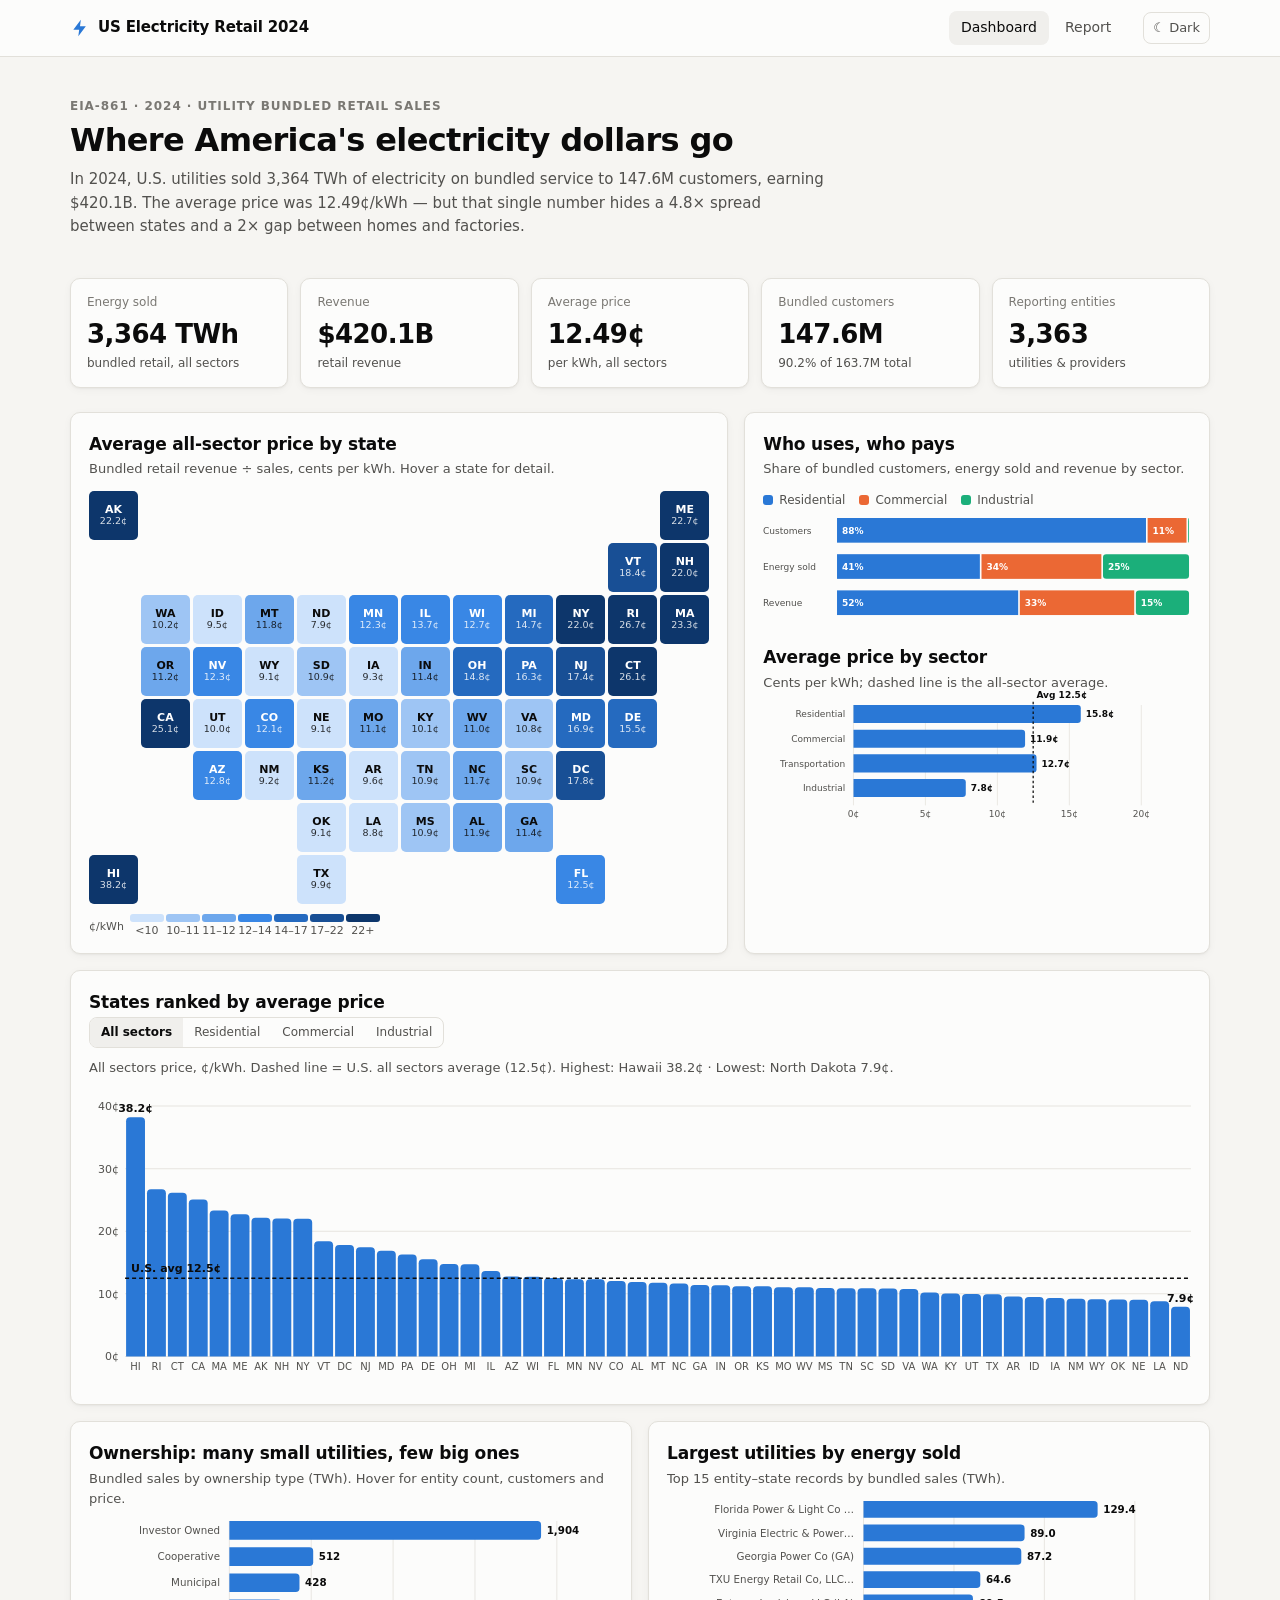
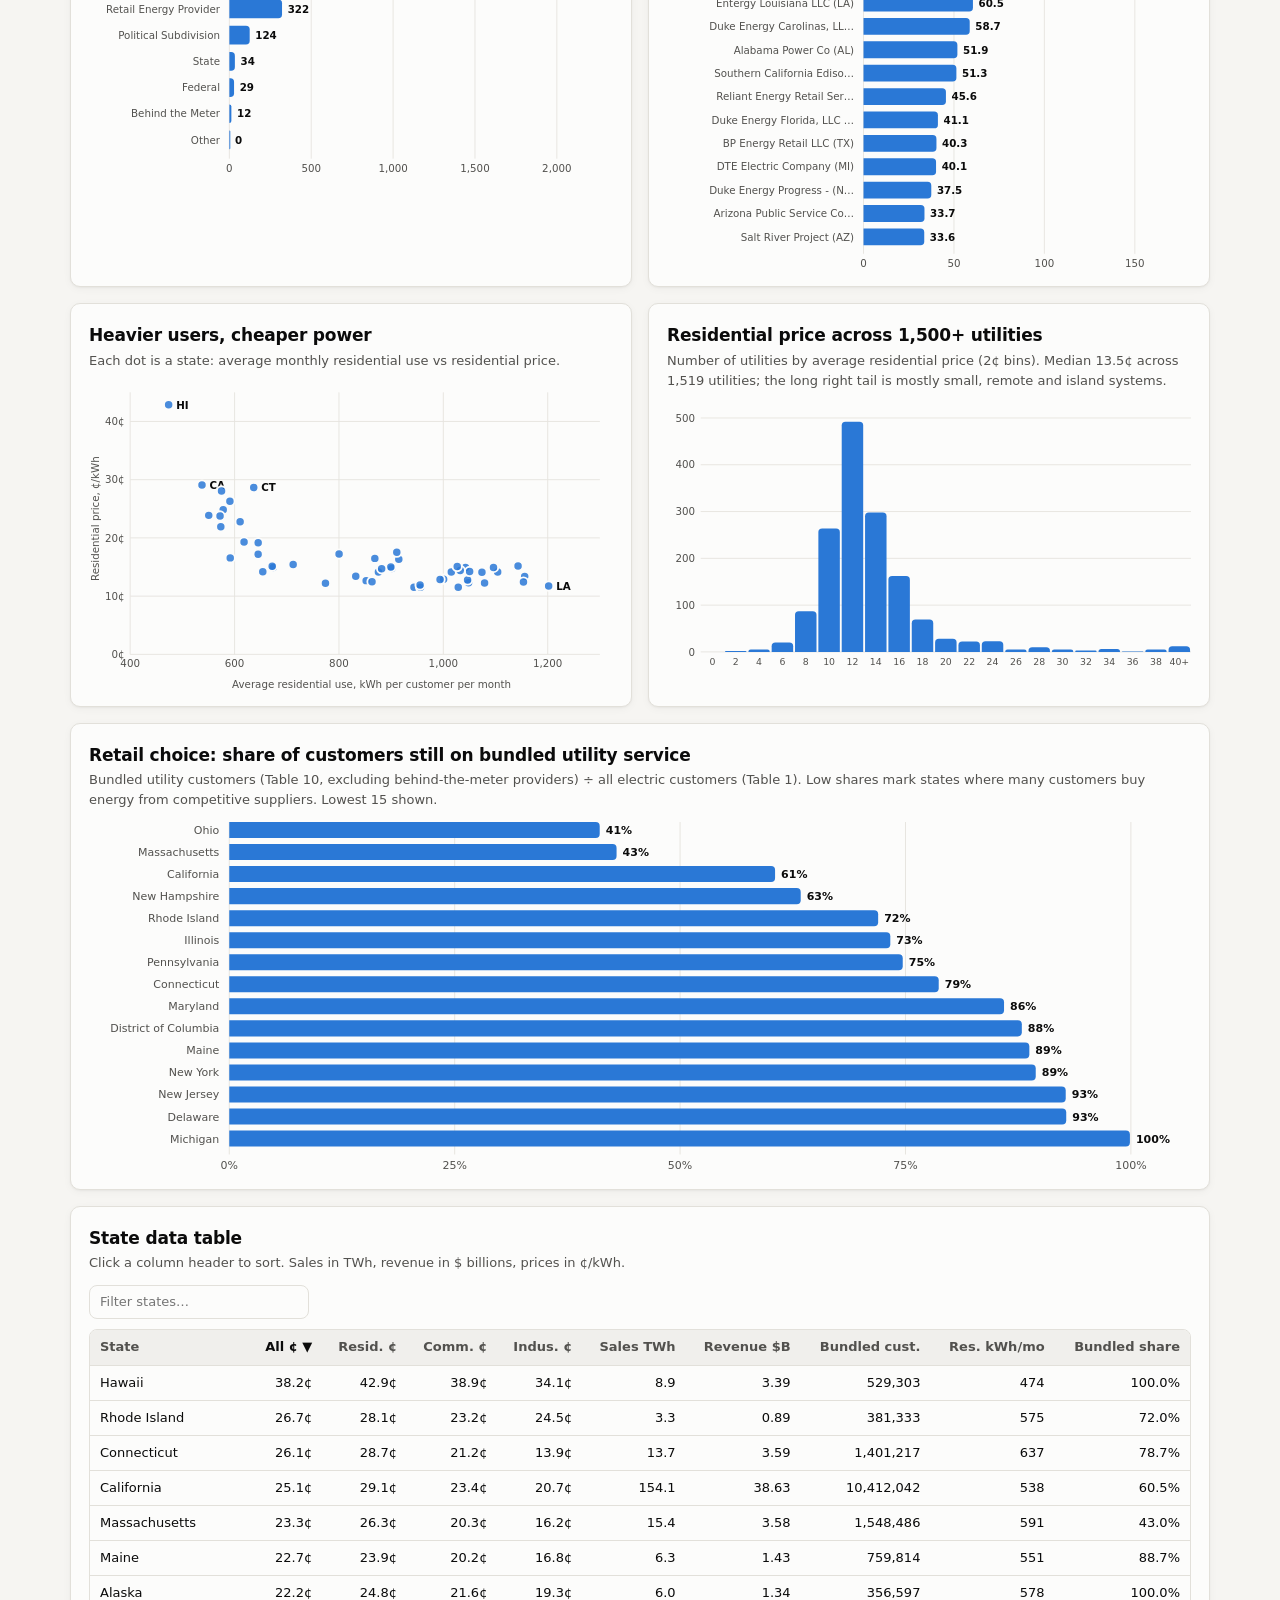
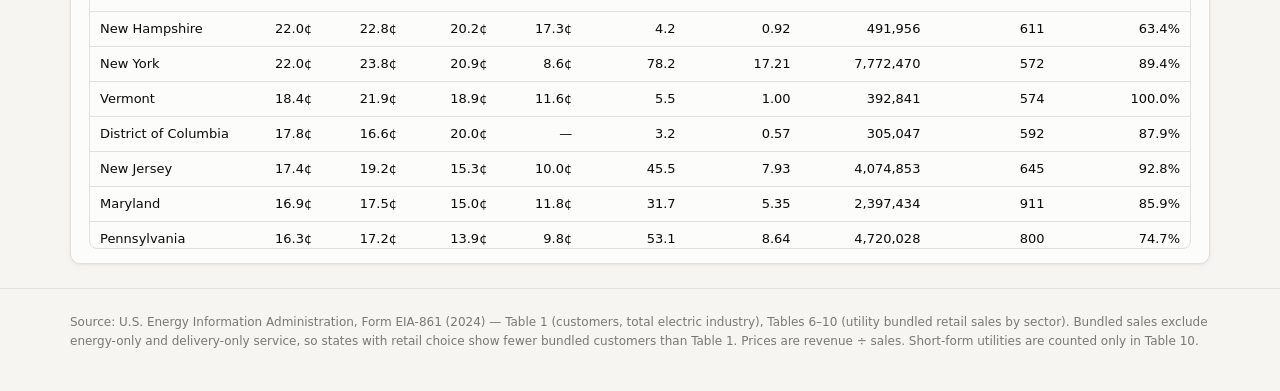
<file: electricity-2024/index.html>
<!doctype html>
<html lang="en">
<head>
<meta charset="utf-8">
<meta name="viewport" content="width=device-width,initial-scale=1">
<title>US Electricity Retail 2024</title>
<meta name="description" content="Interactive analysis of 2024 US utility bundled retail electricity sales, revenue, customers and prices (EIA-861).">
<link rel="stylesheet" href="assets/style.css">
<link rel="icon" href="data:image/svg+xml,%3Csvg xmlns='http://www.w3.org/2000/svg' viewBox='0 0 24 24'%3E%3Cpath fill='%232a78d6' d='M13 2 4 14h7l-1 8 9-12h-7z'/%3E%3C/svg%3E">
</head>
<body>
<header class="top"><div class="wrap">
  <a class="brand" href="index.html"><svg viewBox="0 0 24 24" fill="currentColor"><path d="M13 2 4 14h7l-1 8 9-12h-7z"/></svg><span>US Electricity Retail 2024</span></a>
  <nav><a class="on" href="index.html">Dashboard</a><a href="report.html">Report</a></nav>
  <button class="theme-btn" type="button">☾ Dark</button>
</div></header>

<main class="wrap">
  <section class="hero">
    <div class="eyebrow">EIA-861 · 2024 · Utility bundled retail sales</div>
    <h1>Where America's electricity dollars go</h1>
    <p class="lede" id="lede"></p>
  </section>

  <section class="kpis" id="kpis"></section>

  <div class="grid">
    <div class="card c7">
      <h2>Average all-sector price by state</h2>
      <p class="sub">Bundled retail revenue ÷ sales, cents per kWh. Hover a state for detail.</p>
      <div class="chart" id="map"></div>
    </div>
    <div class="card c5">
      <h2>Who uses, who pays</h2>
      <p class="sub">Share of bundled customers, energy sold and revenue by sector.</p>
      <div class="chart" id="sectorStack"></div>
      <h2 style="margin-top:18px">Average price by sector</h2>
      <p class="sub">Cents per kWh; dashed line is the all-sector average.</p>
      <div class="chart" id="sectorPrice"></div>
    </div>
  </div>

  <div class="grid">
    <div class="card c12">
      <h2>States ranked by average price</h2>
      <div class="seg" id="sectorSeg"><button data-k="price" class="on">All sectors</button><button data-k="res">Residential</button><button data-k="com">Commercial</button><button data-k="ind">Industrial</button></div>
      <p class="sub" id="rankSub"></p>
      <div class="chart" id="rank"></div>
    </div>
  </div>

  <div class="grid">
    <div class="card c6">
      <h2>Ownership: many small utilities, few big ones</h2>
      <p class="sub">Bundled sales by ownership type (TWh). Hover for entity count, customers and price.</p>
      <div class="chart" id="own"></div>
    </div>
    <div class="card c6">
      <h2>Largest utilities by energy sold</h2>
      <p class="sub">Top 15 entity–state records by bundled sales (TWh).</p>
      <div class="chart" id="top"></div>
    </div>
  </div>

  <div class="grid">
    <div class="card c6">
      <h2>Heavier users, cheaper power</h2>
      <p class="sub">Each dot is a state: average monthly residential use vs residential price.</p>
      <div class="chart" id="scatter"></div>
    </div>
    <div class="card c6">
      <h2>Residential price across 1,500+ utilities</h2>
      <p class="sub" id="histSub"></p>
      <div class="chart" id="hist"></div>
    </div>
  </div>

  <div class="grid">
    <div class="card c12">
      <h2>Retail choice: share of customers still on bundled utility service</h2>
      <p class="sub">Bundled utility customers (Table 10, excluding behind-the-meter providers) ÷ all electric customers (Table 1). Low shares mark states where many customers buy energy from competitive suppliers. Lowest 15 shown.</p>
      <div class="chart" id="choice"></div>
    </div>
  </div>

  <div class="grid">
    <div class="card c12">
      <h2>State data table</h2>
      <p class="sub">Click a column header to sort. Sales in TWh, revenue in $ billions, prices in ¢/kWh.</p>
      <div id="tbl"></div>
    </div>
  </div>
</main>

<footer><div class="wrap">
  Source: U.S. Energy Information Administration, Form EIA-861 (2024) — Table 1 (customers, total electric industry), Tables 6–10 (utility bundled retail sales by sector). Bundled sales exclude energy-only and delivery-only service, so states with retail choice show fewer bundled customers than Table 1. Prices are revenue ÷ sales. Short-form utilities are counted only in Table 10.
</div></footer>

<script src="assets/data.js"></script>
<script src="assets/charts.js"></script>
<script src="assets/app.js"></script>
</body>
</html>
</file>
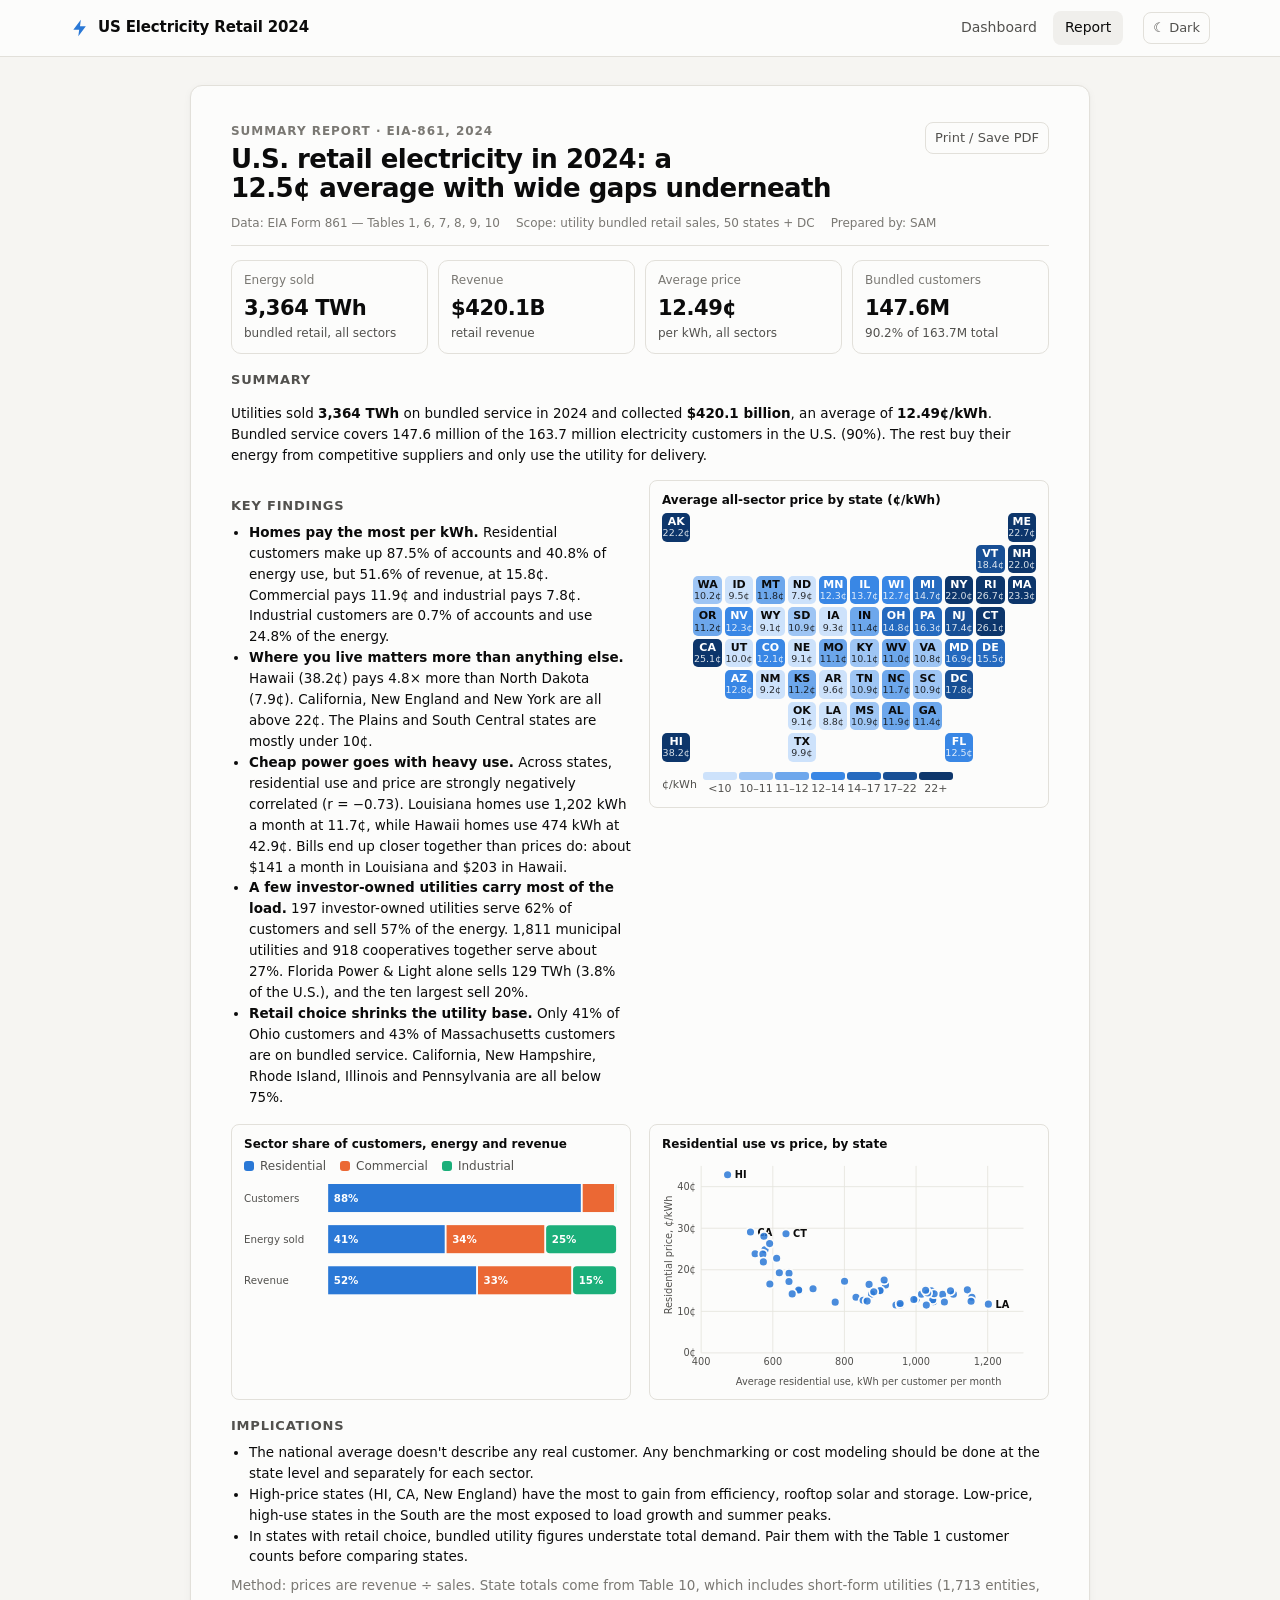
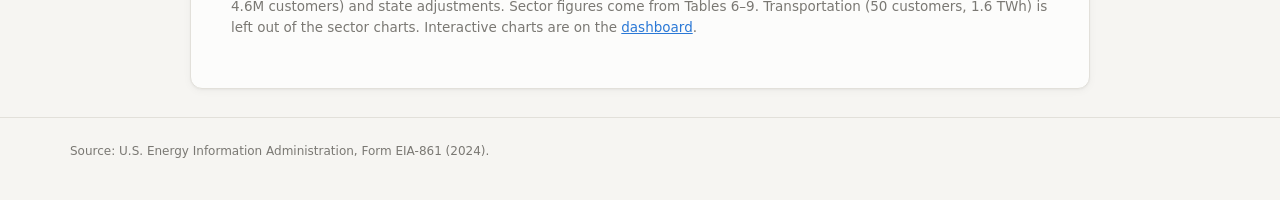
<file: electricity-2024/report.html>
<!doctype html>
<html lang="en">
<head>
<meta charset="utf-8">
<meta name="viewport" content="width=device-width,initial-scale=1">
<title>2024 Electricity Retail Report</title>
<meta name="description" content="One-page summary report of 2024 US utility bundled retail electricity sales (EIA-861).">
<link rel="stylesheet" href="assets/style.css">
<link rel="icon" href="data:image/svg+xml,%3Csvg xmlns='http://www.w3.org/2000/svg' viewBox='0 0 24 24'%3E%3Cpath fill='%232a78d6' d='M13 2 4 14h7l-1 8 9-12h-7z'/%3E%3C/svg%3E">
</head>
<body data-page="report">
<header class="top"><div class="wrap">
  <a class="brand" href="index.html"><svg viewBox="0 0 24 24" fill="currentColor"><path d="M13 2 4 14h7l-1 8 9-12h-7z"/></svg><span>US Electricity Retail 2024</span></a>
  <nav><a href="index.html">Dashboard</a><a class="on" href="report.html">Report</a></nav>
  <button class="theme-btn" type="button">☾ Dark</button>
</div></header>

<article class="page">
  <button class="theme-btn printbtn" type="button" onclick="window.print()">Print / Save PDF</button>
  <div class="eyebrow">Summary report · EIA-861, 2024</div>
  <h1>U.S. retail electricity in 2024: a 12.5¢ average with wide gaps underneath</h1>
  <div class="meta"><span>Data: EIA Form 861 — Tables 1, 6, 7, 8, 9, 10</span><span>Scope: utility bundled retail sales, 50 states + DC</span><span>Prepared by: SAM</span></div>

  <section class="kpis" id="kpis"></section>

  <h3>Summary</h3>
  <p>Utilities sold <b>3,364 TWh</b> on bundled service in 2024 and collected <b>$420.1 billion</b>, an average of <b>12.49¢/kWh</b>. Bundled service covers 147.6 million of the 163.7 million electricity customers in the U.S. (90%). The rest buy their energy from competitive suppliers and only use the utility for delivery.</p>

  <div class="two">
    <div>
      <h3>Key findings</h3>
      <ul>
        <li><b>Homes pay the most per kWh.</b> Residential customers make up 87.5% of accounts and 40.8% of energy use, but 51.6% of revenue, at 15.8¢. Commercial pays 11.9¢ and industrial pays 7.8¢. Industrial customers are 0.7% of accounts and use 24.8% of the energy.</li>
        <li><b>Where you live matters more than anything else.</b> Hawaii (38.2¢) pays 4.8× more than North Dakota (7.9¢). California, New England and New York are all above 22¢. The Plains and South Central states are mostly under 10¢.</li>
        <li><b>Cheap power goes with heavy use.</b> Across states, residential use and price are strongly negatively correlated (r = −0.73). Louisiana homes use 1,202 kWh a month at 11.7¢, while Hawaii homes use 474 kWh at 42.9¢. Bills end up closer together than prices do: about $141 a month in Louisiana and $203 in Hawaii.</li>
        <li><b>A few investor-owned utilities carry most of the load.</b> 197 investor-owned utilities serve 62% of customers and sell 57% of the energy. 1,811 municipal utilities and 918 cooperatives together serve about 27%. Florida Power &amp; Light alone sells 129 TWh (3.8% of the U.S.), and the ten largest sell 20%.</li>
        <li><b>Retail choice shrinks the utility base.</b> Only 41% of Ohio customers and 43% of Massachusetts customers are on bundled service. California, New Hampshire, Rhode Island, Illinois and Pennsylvania are all below 75%.</li>
      </ul>
    </div>
    <div>
      <div class="fig"><div class="t">Average all-sector price by state (¢/kWh)</div><div class="chart" id="map"></div></div>
    </div>
  </div>

  <div class="two" style="margin-top:12px">
    <div class="fig"><div class="t">Sector share of customers, energy and revenue</div><div class="chart" id="sectorStack"></div></div>
    <div class="fig"><div class="t">Residential use vs price, by state</div><div class="chart" id="scatter"></div></div>
  </div>

  <h3>Implications</h3>
  <ul>
    <li>The national average doesn't describe any real customer. Any benchmarking or cost modeling should be done at the state level and separately for each sector.</li>
    <li>High-price states (HI, CA, New England) have the most to gain from efficiency, rooftop solar and storage. Low-price, high-use states in the South are the most exposed to load growth and summer peaks.</li>
    <li>In states with retail choice, bundled utility figures understate total demand. Pair them with the Table 1 customer counts before comparing states.</li>
  </ul>
  <p class="note">Method: prices are revenue ÷ sales. State totals come from Table 10, which includes short-form utilities (1,713 entities, 4.6M customers) and state adjustments. Sector figures come from Tables 6–9. Transportation (50 customers, 1.6 TWh) is left out of the sector charts. Interactive charts are on the <a href="index.html">dashboard</a>.</p>
</article>

<footer><div class="wrap">Source: U.S. Energy Information Administration, Form EIA-861 (2024).</div></footer>
<script src="assets/data.js"></script>
<script src="assets/charts.js"></script>
<script src="assets/app.js"></script>
</body>
</html>
</file>
<file: electricity-2024/assets/style.css>
:root{
  color-scheme:light;
  --bg:#f6f5f2;--surface:#fcfcfb;--surface-2:#f0efec;--border:#e2e0da;
  --text:#0b0b0b;--text-2:#52514e;--muted:#7a7873;
  --accent:#2a78d6;--accent-2:#eb6834;--s3:#1baf7a;--s4:#eda100;--s5:#e87ba4;--s6:#008300;--s7:#4a3aa7;--s8:#e34948;
  --grid:#e7e5df;--ref:#0b0b0b;
  --seq1:#cde2fb;--seq2:#9ec5f4;--seq3:#6da7ec;--seq4:#3987e5;--seq5:#256abf;--seq6:#184f95;--seq7:#0d366b;
  --radius:10px;--shadow:0 1px 2px rgba(0,0,0,.04),0 2px 8px rgba(0,0,0,.04);
}
@media (prefers-color-scheme:dark){
  :root:not([data-theme="light"]){
    color-scheme:dark;
    --bg:#121211;--surface:#1a1a19;--surface-2:#242422;--border:#33332f;
    --text:#ffffff;--text-2:#c3c2b7;--muted:#8f8e86;
    --accent:#3987e5;--accent-2:#d95926;--s3:#199e70;--s4:#c98500;--s5:#d55181;--s6:#008300;--s7:#9085e9;--s8:#e66767;
    --grid:#2c2c29;--ref:#ffffff;
    --seq1:#0d366b;--seq2:#104281;--seq3:#184f95;--seq4:#256abf;--seq5:#3987e5;--seq6:#6da7ec;--seq7:#b7d3f6;
    --shadow:none;
  }
}
:root[data-theme="dark"]{
  color-scheme:dark;
  --bg:#121211;--surface:#1a1a19;--surface-2:#242422;--border:#33332f;
  --text:#ffffff;--text-2:#c3c2b7;--muted:#8f8e86;
  --accent:#3987e5;--accent-2:#d95926;--s3:#199e70;--s4:#c98500;--s5:#d55181;--s6:#008300;--s7:#9085e9;--s8:#e66767;
  --grid:#2c2c29;--ref:#ffffff;
  --seq1:#0d366b;--seq2:#104281;--seq3:#184f95;--seq4:#256abf;--seq5:#3987e5;--seq6:#6da7ec;--seq7:#b7d3f6;
  --shadow:none;
}
*{box-sizing:border-box}
html,body{margin:0}
body{background:var(--bg);color:var(--text);font:15px/1.55 "Inter",system-ui,-apple-system,"Segoe UI",sans-serif;-webkit-font-smoothing:antialiased}
a{color:var(--accent)}
.wrap{max-width:1180px;margin:0 auto;padding:0 20px}
header.top{border-bottom:1px solid var(--border);background:var(--surface);position:sticky;top:0;z-index:10}
header.top .wrap{display:flex;align-items:center;gap:20px;height:56px}
.brand{font-weight:700;letter-spacing:-.01em;display:flex;align-items:center;gap:8px;color:var(--text);text-decoration:none}
.brand svg{width:20px;height:20px;color:var(--accent)}
nav{display:flex;gap:4px;margin-left:auto}
nav a{color:var(--text-2);text-decoration:none;padding:6px 12px;border-radius:8px;font-size:14px}
nav a.on,nav a:hover{background:var(--surface-2);color:var(--text)}
.theme-btn{border:1px solid var(--border);background:transparent;color:var(--text-2);border-radius:8px;padding:5px 9px;cursor:pointer;font:inherit;font-size:13px}
.hero{padding:40px 0 16px}
.eyebrow{font-size:12px;letter-spacing:.08em;text-transform:uppercase;color:var(--muted);font-weight:600}
h1{font-size:32px;line-height:1.15;letter-spacing:-.02em;margin:6px 0 10px;text-wrap:balance}
h2{font-size:17px;margin:0 0 2px;letter-spacing:-.01em}
.lede{color:var(--text-2);max-width:760px;margin:0}
.kpis{display:grid;grid-template-columns:repeat(5,1fr);gap:12px;margin:24px 0}
.kpi{background:var(--surface);border:1px solid var(--border);border-radius:var(--radius);padding:14px 16px;box-shadow:var(--shadow)}
.kpi .l{font-size:12px;color:var(--muted);font-weight:500}
.kpi .v{font-size:26px;font-weight:700;letter-spacing:-.02em;font-variant-numeric:tabular-nums;margin-top:2px}
.kpi .s{font-size:12px;color:var(--text-2)}
.grid{display:grid;grid-template-columns:repeat(12,1fr);gap:16px;margin-bottom:16px}
.card{background:var(--surface);border:1px solid var(--border);border-radius:var(--radius);padding:18px 18px 14px;box-shadow:var(--shadow);min-width:0}
.c12{grid-column:span 12}.c8{grid-column:span 8}.c7{grid-column:span 7}.c6{grid-column:span 6}.c5{grid-column:span 5}.c4{grid-column:span 4}
.sub{color:var(--text-2);font-size:13px;margin:0 0 12px}
.note{color:var(--muted);font-size:12px;margin-top:8px}
.chart{width:100%;position:relative}
.chart svg{display:block;width:100%;height:auto;overflow:visible}
.chart text{fill:var(--text-2);font-size:11px;font-family:inherit}
.chart .ax line,.chart .gr line{stroke:var(--grid)}
.chart .lbl{fill:var(--text);font-weight:600}
.legend{display:flex;flex-wrap:wrap;gap:14px;font-size:12px;color:var(--text-2);margin-bottom:8px}
.legend i{display:inline-block;width:10px;height:10px;border-radius:3px;margin-right:6px;vertical-align:-1px}
.tip{position:fixed;pointer-events:none;background:var(--surface);border:1px solid var(--border);color:var(--text);padding:8px 10px;border-radius:8px;font-size:12px;box-shadow:0 4px 16px rgba(0,0,0,.14);opacity:0;transition:opacity .08s;z-index:50;max-width:260px}
.tip b{display:block;margin-bottom:2px}
.tip .r{color:var(--text-2);display:flex;justify-content:space-between;gap:14px}
.tip .r span:last-child{color:var(--text);font-variant-numeric:tabular-nums}
.seg{display:inline-flex;border:1px solid var(--border);border-radius:8px;overflow:hidden;margin-bottom:10px}
.seg button{border:0;background:transparent;color:var(--text-2);padding:5px 11px;font:inherit;font-size:12px;cursor:pointer}
.seg button.on{background:var(--surface-2);color:var(--text);font-weight:600}
.tbl-wrap{overflow:auto;max-height:520px;border:1px solid var(--border);border-radius:8px}
table{border-collapse:collapse;width:100%;font-size:13px;font-variant-numeric:tabular-nums}
th,td{padding:7px 10px;text-align:right;border-bottom:1px solid var(--border);white-space:nowrap}
th:first-child,td:first-child{text-align:left}
th{position:sticky;top:0;background:var(--surface-2);cursor:pointer;font-weight:600;color:var(--text-2);user-select:none}
th.sorted{color:var(--text)}
input.search{border:1px solid var(--border);background:var(--surface);color:var(--text);border-radius:8px;padding:6px 10px;font:inherit;font-size:13px;margin-bottom:10px;width:220px}
footer{color:var(--muted);font-size:12px;padding:24px 0 40px;border-top:1px solid var(--border);margin-top:24px}
.tilemap{display:grid;grid-template-columns:repeat(12,minmax(0,1fr));gap:3px}
.tile{overflow:hidden;min-width:0}
@media (max-width:560px){.tile small{display:none}.tile{font-size:9px;border-radius:3px}.tilemap{gap:2px}}
.tile{aspect-ratio:1;border-radius:5px;display:flex;flex-direction:column;align-items:center;justify-content:center;font-size:11px;font-weight:600;cursor:default;line-height:1.1}
.tile small{font-weight:500;font-size:9.5px;opacity:.85}
.ramp{display:flex;align-items:center;gap:6px;max-width:100%;font-size:11px;color:var(--text-2);margin-top:10px}
.ramp span.b{display:flex;height:8px;width:180px;border-radius:4px;overflow:hidden}
.ramp span.b i{flex:1}
/* report page */
.page{background:var(--surface);border:1px solid var(--border);border-radius:12px;max-width:900px;margin:28px auto;padding:36px 40px;box-shadow:var(--shadow)}
.page h1{font-size:26px;margin-top:4px}
.page .meta{display:flex;gap:16px;color:var(--muted);font-size:12px;border-bottom:1px solid var(--border);padding-bottom:12px;margin-bottom:14px;flex-wrap:wrap}
.page h3{font-size:13px;text-transform:uppercase;letter-spacing:.06em;color:var(--text-2);margin:16px 0 6px}
.page p,.page li{font-size:13.5px;line-height:1.55}
.page ul{padding-left:18px;margin:4px 0}
.page .kpis{grid-template-columns:repeat(4,1fr);margin:12px 0;gap:10px}
.page .kpi{padding:10px 12px;box-shadow:none}
.page .kpi .v{font-size:21px}
.two{display:grid;grid-template-columns:1fr 1fr;gap:18px}
.fig{border:1px solid var(--border);border-radius:8px;padding:10px 12px}
.fig .t{font-size:12px;font-weight:600;margin-bottom:4px}
.printbtn{float:right}
@media (max-width:900px){
  .kpis{grid-template-columns:repeat(2,1fr)}
  .c8,.c7,.c6,.c5,.c4{grid-column:span 12}
  .two{grid-template-columns:1fr}
  .page{padding:22px 18px;margin:16px}
  h1{font-size:26px}
}
@media (max-width:560px){nav a{padding:6px 8px}.brand span{display:none}.wrap{padding:0 16px}}
@media print{
  @page{size:letter;margin:0.45in}
  header.top,footer,.printbtn{display:none}
  body{background:#fff;font-size:12px;-webkit-print-color-adjust:exact;print-color-adjust:exact}
  .page{border:0;box-shadow:none;margin:0;padding:0;max-width:none}
  .page p,.page li{font-size:11px;line-height:1.4}
  .page h1{font-size:21px;margin:2px 0 6px}
  .page h3{margin:9px 0 4px}
  .page .kpi .v{font-size:17px}
  .fig{break-inside:avoid}
  .page{zoom:.8}
  .two{grid-template-columns:1fr 1fr!important}
  .page .kpis{grid-template-columns:repeat(4,1fr)!important}
  .page .kpis{margin:8px 0}
}
.tile.b0{background:var(--seq1)}.tile.b1{background:var(--seq2)}.tile.b2{background:var(--seq3)}.tile.b3{background:var(--seq4)}.tile.b4{background:var(--seq5)}.tile.b5{background:var(--seq6)}.tile.b6{background:var(--seq7)}
.tile.b0,.tile.b1,.tile.b2{color:#0b0b0b}.tile.b3,.tile.b4,.tile.b5,.tile.b6{color:#fff}
:root[data-theme="dark"] .tile.b0,:root[data-theme="dark"] .tile.b1,:root[data-theme="dark"] .tile.b2,:root[data-theme="dark"] .tile.b3,:root[data-theme="dark"] .tile.b4{color:#fff}
:root[data-theme="dark"] .tile.b5,:root[data-theme="dark"] .tile.b6{color:#0b0b0b}
@media (prefers-color-scheme:dark){:root:not([data-theme="light"]) .tile.b0,:root:not([data-theme="light"]) .tile.b1,:root:not([data-theme="light"]) .tile.b2,:root:not([data-theme="light"]) .tile.b3,:root:not([data-theme="light"]) .tile.b4{color:#fff}:root:not([data-theme="light"]) .tile.b5,:root:not([data-theme="light"]) .tile.b6{color:#0b0b0b}}
.tile.empty{background:transparent}
.tile:hover{outline:2px solid var(--text);outline-offset:1px}
</file>
